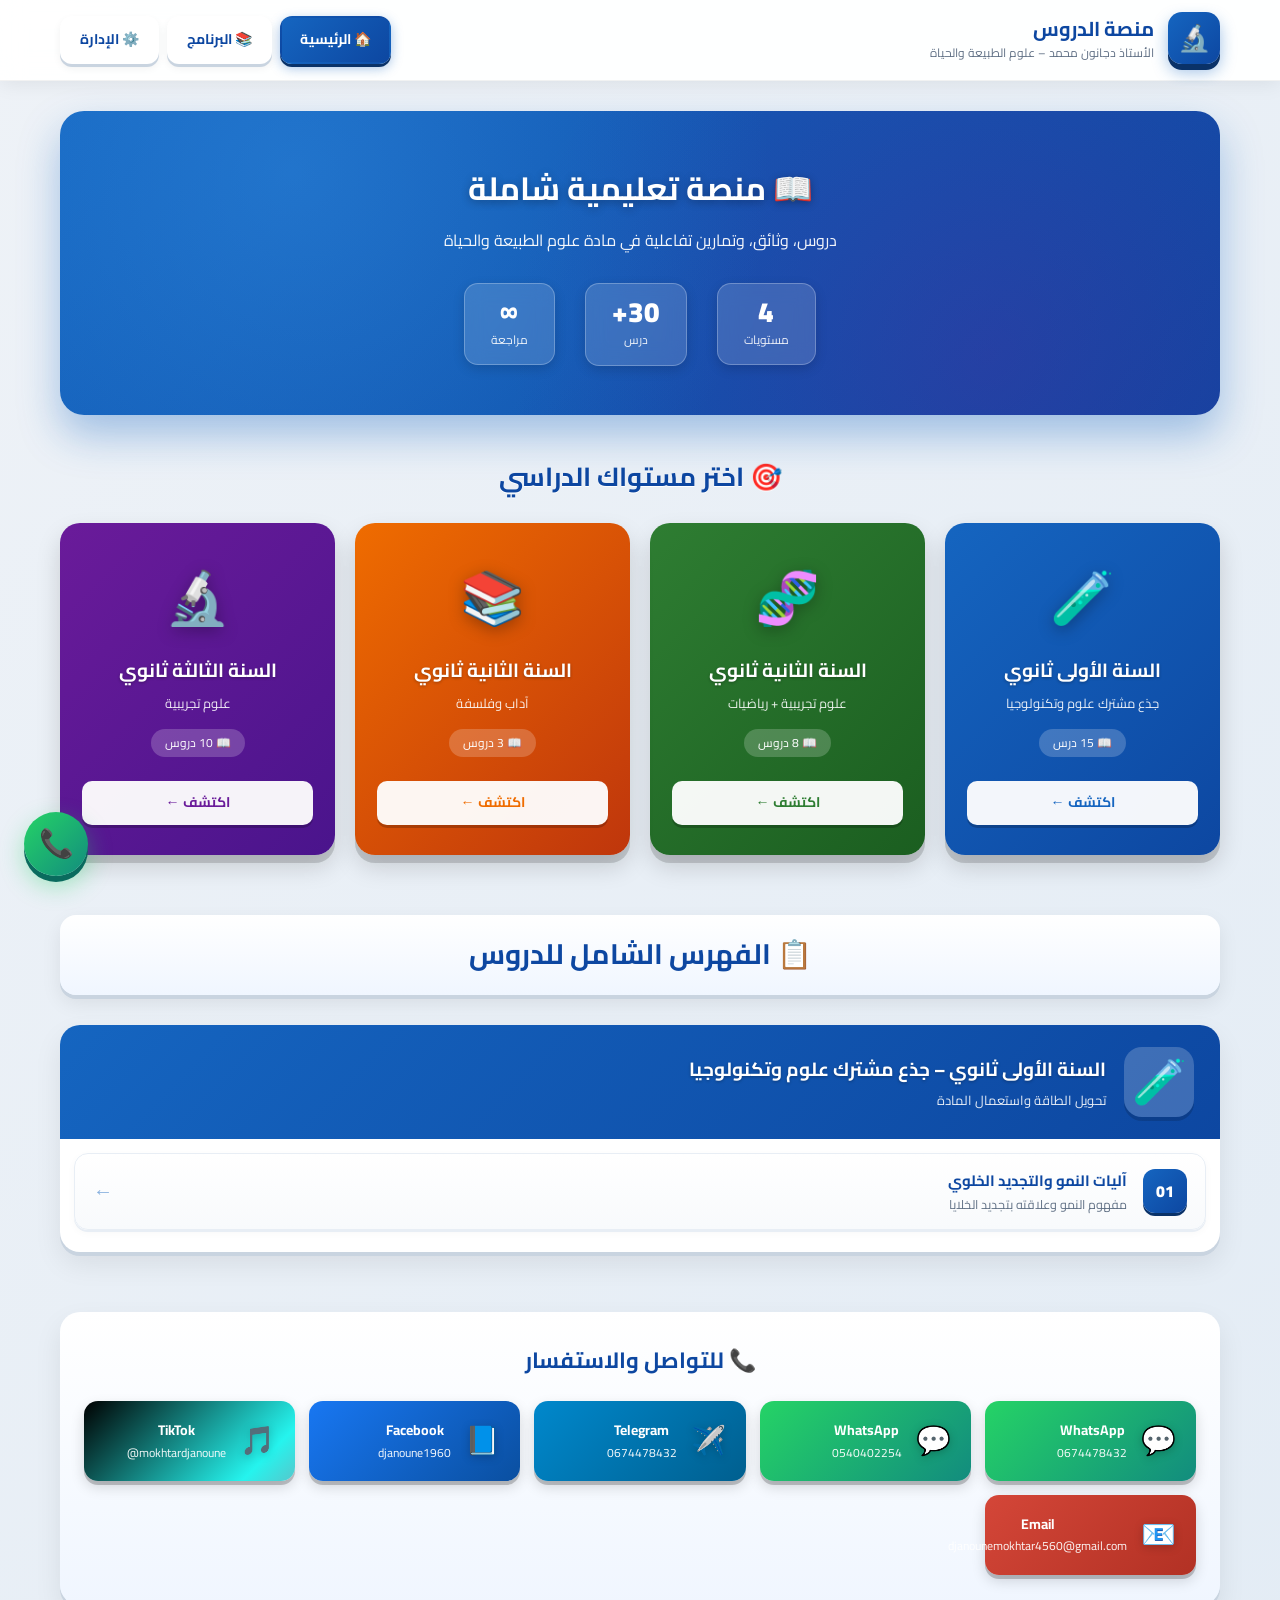
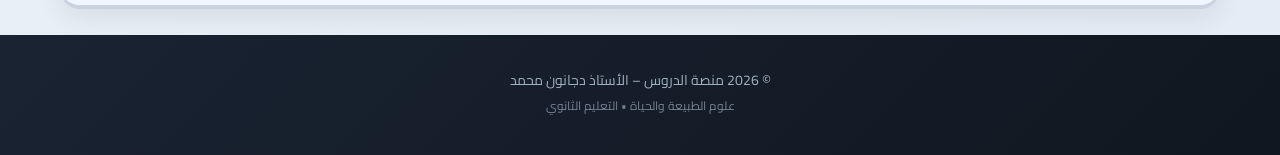
<file: index.html>
<!DOCTYPE html>
<html lang="ar" dir="rtl">
<head>
<meta charset="UTF-8">
<meta name="viewport" content="width=device-width, initial-scale=1">
<title>منصة الدروس – الأستاذ دجانون محمد</title>
<link href="https://fonts.googleapis.com/css2?family=Amiri:wght@400;700&family=Cairo:wght@400;600;700;900&display=swap" rel="stylesheet">
<link rel="stylesheet" href="assets/style.css">
</head>
<body>

<header class="site-header">
  <div class="container">
    <div class="brand">
      <div class="logo-3d">🔬</div>
      <div>
        <h1>منصة الدروس</h1>
        <p>الأستاذ دجانون محمد – علوم الطبيعة والحياة</p>
      </div>
    </div>
    <nav>
      <a href="index.html" class="btn-nav active">🏠 الرئيسية</a>
      <a href="#program" class="btn-nav">📚 البرنامج</a>
      <a href="admin.html" class="btn-nav">⚙️ الإدارة</a>
    </nav>
  </div>
</header>

<main class="container">

  <section class="hero-3d">
    <div class="hero-content">
      <h2>📖 منصة تعليمية شاملة</h2>
      <p>دروس، وثائق، وتمارين تفاعلية في مادة علوم الطبيعة والحياة</p>
      <div class="hero-stats">
        <div class="stat-item"><span class="stat-num">4</span><span class="stat-label">مستويات</span></div>
        <div class="stat-item"><span class="stat-num">30+</span><span class="stat-label">درس</span></div>
        <div class="stat-item"><span class="stat-num">∞</span><span class="stat-label">مراجعة</span></div>
      </div>
    </div>
  </section>

  <h2 class="section-heading">🎯 اختر مستواك الدراسي</h2>
  <div class="sections-grid">
    <a href="#level-1AS" class="section-card card-blue">
      <div class="card-glow"></div>
      <div class="section-icon">🧪</div>
      <h3>السنة الأولى ثانوي</h3>
      <p class="section-sub">جذع مشترك علوم وتكنولوجيا</p>
      <div class="section-info"><span>📖 15 درس</span></div>
      <div class="section-btn">اكتشف ←</div>
    </a>
    <a href="#level-2AS" class="section-card card-green">
      <div class="card-glow"></div>
      <div class="section-icon">🧬</div>
      <h3>السنة الثانية ثانوي</h3>
      <p class="section-sub">علوم تجريبية + رياضيات</p>
      <div class="section-info"><span>📖 8 دروس</span></div>
      <div class="section-btn">اكتشف ←</div>
    </a>
    <a href="#level-2AS-L" class="section-card card-orange">
      <div class="card-glow"></div>
      <div class="section-icon">📚</div>
      <h3>السنة الثانية ثانوي</h3>
      <p class="section-sub">آداب وفلسفة</p>
      <div class="section-info"><span>📖 3 دروس</span></div>
      <div class="section-btn">اكتشف ←</div>
    </a>
    <a href="#level-3AS" class="section-card card-purple">
      <div class="card-glow"></div>
      <div class="section-icon">🔬</div>
      <h3>السنة الثالثة ثانوي</h3>
      <p class="section-sub">علوم تجريبية</p>
      <div class="section-info"><span>📖 10 دروس</span></div>
      <div class="section-btn">اكتشف ←</div>
    </a>
  </div>

  <section id="program" class="program-section">
    <h2 class="section-heading-3d">📋 الفهرس الشامل للدروس</h2>
    <div id="dynamicIndex">
      <div style="text-align:center;padding:60px 20px;color:#607085">
        <p style="font-size:48px">⏳</p>
        <p>جارٍ تحميل الفهرس...</p>
      </div>
    </div>
  </section>

  <section class="contact-bar-3d">
    <h3>📞 للتواصل والاستفسار</h3>
    <div class="contact-buttons">
      <a href="https://wa.me/213674478432" target="_blank" class="contact-btn btn-wa">
        <span class="contact-icon">💬</span>
        <div><strong>WhatsApp</strong><small>0674478432</small></div>
      </a>
      <a href="https://wa.me/213540402254" target="_blank" class="contact-btn btn-wa">
        <span class="contact-icon">💬</span>
        <div><strong>WhatsApp</strong><small>0540402254</small></div>
      </a>
      <a href="https://t.me/+213674478432" target="_blank" class="contact-btn btn-tg">
        <span class="contact-icon">✈️</span>
        <div><strong>Telegram</strong><small>0674478432</small></div>
      </a>
      <a href="https://www.facebook.com/djanoune1960" target="_blank" class="contact-btn btn-fb">
        <span class="contact-icon">📘</span>
        <div><strong>Facebook</strong><small>djanoune1960</small></div>
      </a>
      <a href="https://www.tiktok.com/@mokhtardjanoune" target="_blank" class="contact-btn btn-tt">
        <span class="contact-icon">🎵</span>
        <div><strong>TikTok</strong><small>@mokhtardjanoune</small></div>
      </a>
      <a href="mailto:djanounemokhtar4560@gmail.com" class="contact-btn btn-email">
        <span class="contact-icon">📧</span>
        <div><strong>Email</strong><small>djanounemokhtar4560@gmail.com</small></div>
      </a>
    </div>
  </section>

</main>

<footer class="site-footer">
  <div class="container">
    <p>© <span id="year"></span> منصة الدروس – الأستاذ دجانون محمد</p>
    <p class="footer-sub">علوم الطبيعة والحياة • التعليم الثانوي</p>
  </div>
</footer>

<div class="contact-fab" onclick="document.getElementById('contactMenu').classList.toggle('show')">📞</div>
<div class="contact-menu" id="contactMenu">
  <a href="https://wa.me/213674478432" target="_blank" class="fab-wa">💬</a>
  <a href="https://wa.me/213540402254" target="_blank" class="fab-wa">💬</a>
  <a href="https://t.me/+213674478432" target="_blank" class="fab-tg">✈️</a>
  <a href="https://www.facebook.com/djanoune1960" target="_blank" class="fab-fb">📘</a>
  <a href="mailto:djanounemokhtar4560@gmail.com" class="fab-email">📧</a>
</div>

<script src="assets/app.js"></script>
<script>
  document.getElementById('year').textContent = new Date().getFullYear();
</script>
</body>
</html>
</file>
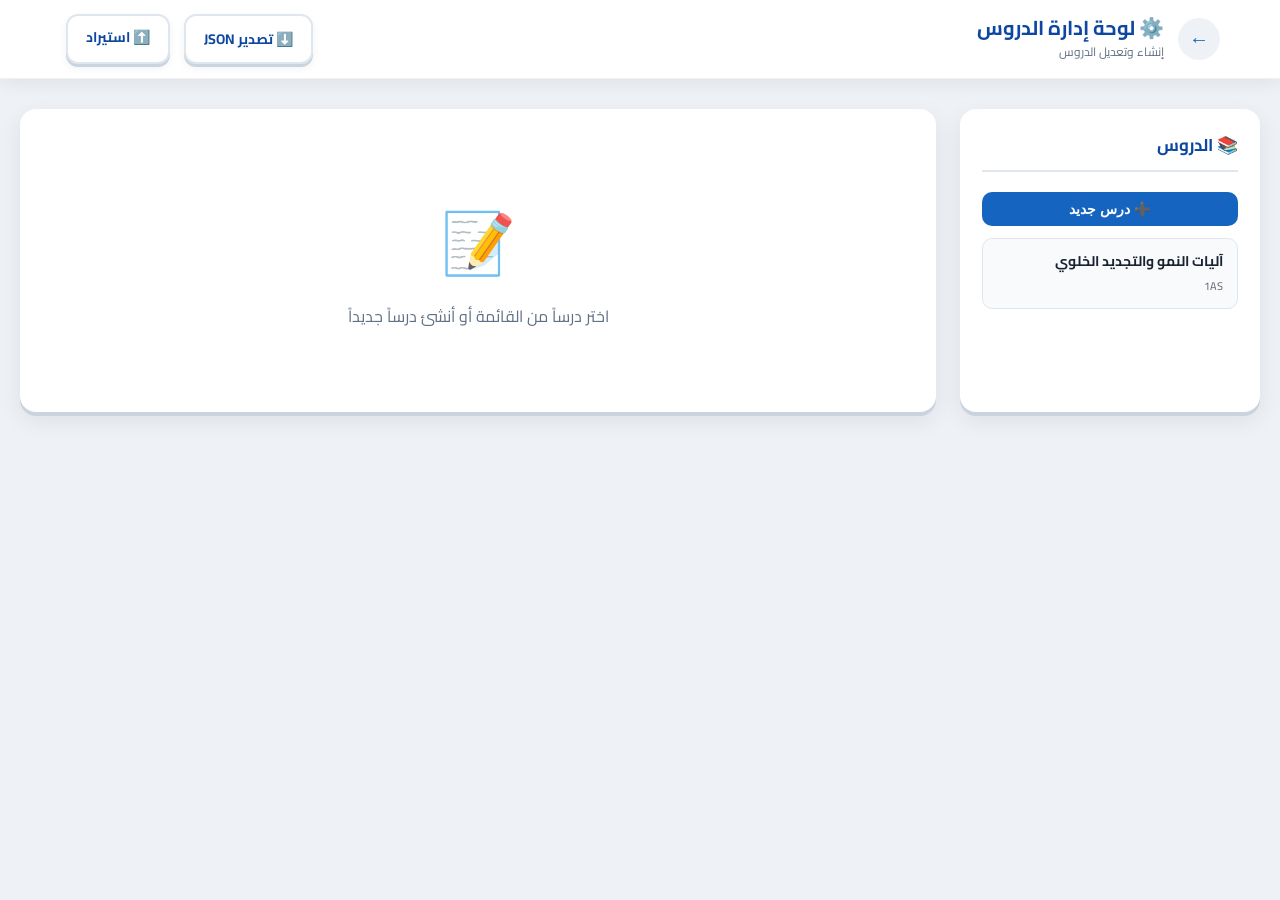
<file: admin.html>
<!DOCTYPE html>
<html lang="ar" dir="rtl">
<head>
<meta charset="UTF-8">
<meta name="viewport" content="width=device-width, initial-scale=1">
<title>⚙️ لوحة إدارة الدروس</title>
<link href="https://fonts.googleapis.com/css2?family=Amiri:wght@400;700&family=Cairo:wght@400;600;700;900&display=swap" rel="stylesheet">
<link rel="stylesheet" href="assets/style.css">
<style>
.admin-container{max-width:1300px;margin:30px auto;padding:0 20px}
.admin-grid{display:grid;grid-template-columns:300px 1fr;gap:24px}
.admin-panel{background:#fff;border-radius:16px;padding:22px;box-shadow:0 4px 0 #c9d4e0,0 8px 24px rgba(0,0,0,0.08)}
.admin-panel h3{color:#0D47A1;margin:0 0 14px;font-size:17px;padding-bottom:10px;border-bottom:2px solid #e0e6ed}
.lesson-list{list-style:none;max-height:600px;overflow-y:auto;padding:0;margin:0}
.lesson-list li{padding:11px 14px;border-radius:10px;cursor:pointer;margin-bottom:6px;font-size:14px;background:#f8fafc;border:1px solid #e0e6ed}
.lesson-list li:hover{background:#eef6ff}
.lesson-list li.active{background:linear-gradient(135deg,#1565C0,#0D47A1);color:#fff}
.form-row{display:flex;flex-direction:column;gap:6px;margin-bottom:14px}
.form-row label{font-weight:700;font-size:13.5px;color:#0D47A1}
.form-row input,.form-row select,.form-row textarea{padding:11px 14px;border:2px solid #e0e6ed;border-radius:10px;font-family:inherit;font-size:14px;width:100%;box-sizing:border-box;direction:rtl;text-align:right}
.form-row textarea{resize:vertical;min-height:100px}
.form-2col{display:grid;grid-template-columns:1fr 1fr;gap:14px}
.media-item,.quiz-item{border:1.5px solid #e0e6ed;border-radius:12px;padding:14px;margin-bottom:10px;background:#f8fafc}
.media-item input,.media-item select,.quiz-item input,.quiz-item select,.quiz-item textarea{width:100%;padding:8px 10px;border:1px solid #e0e6ed;border-radius:8px;margin-bottom:8px;font-family:inherit;font-size:13.5px;box-sizing:border-box;direction:rtl;text-align:right}
.btn-remove{background:#C62828;color:#fff;border:none;padding:5px 12px;border-radius:8px;font-size:12px;cursor:pointer;font-weight:700}
.btn-mini{background:#1565C0;color:#fff;border:none;padding:9px 18px;border-radius:10px;font-size:13.5px;cursor:pointer;font-weight:700;margin-top:6px}
.btn-save{background:#2E7D32;color:#fff;border:none;padding:12px 24px;border-radius:10px;font-size:15px;cursor:pointer;font-weight:700;flex:1}
.empty-state{text-align:center;padding:60px 20px;color:#607085}
.btn-nav{background:#fff;color:#0D47A1;padding:10px 18px;border-radius:12px;font-weight:700;font-size:14px;border:2px solid #e0e6ed;cursor:pointer;margin-left:6px}
@media(max-width:900px){.admin-grid{grid-template-columns:1fr}.form-2col{grid-template-columns:1fr}}
</style>
</head>
<body style="background:#eef2f7;direction:rtl">

<header class="site-header">
  <div class="container">
    <div class="brand">
      <a href="index.html" class="back-btn">←</a>
      <div>
        <h1>⚙️ لوحة إدارة الدروس</h1>
        <p>إنشاء وتعديل الدروس</p>
      </div>
    </div>
    <nav>
      <button class="btn-nav" onclick="exportLessons()">⬇️ تصدير JSON</button>
      <label class="btn-nav" style="cursor:pointer">
        ⬆️ استيراد
        <input type="file" id="importFile" accept=".json" style="display:none">
      </label>
    </nav>
  </div>
</header>

<div class="admin-container">
  <div class="admin-grid">
    <aside class="admin-panel">
      <h3>📚 الدروس</h3>
      <button class="btn-mini" style="width:100%;margin-bottom:12px" onclick="newLesson()">➕ درس جديد</button>
      <ul id="lessonList" class="lesson-list"></ul>
    </aside>

    <section class="admin-panel">
      <div id="editorEmpty" class="empty-state">
        <p style="font-size:60px;margin-bottom:10px">📝</p>
        <p>اختر درساً من القائمة أو أنشئ درساً جديداً</p>
      </div>

      <form id="lessonForm" style="display:none" onsubmit="saveLesson(event)">
        <h3>📋 معلومات أساسية</h3>
        <div class="form-2col">
          <div class="form-row">
            <label>عنوان الدرس *</label>
            <input type="text" id="f-title" required placeholder="مثال: آليات النمو والتجديد الخلوي">
          </div>
          <div class="form-row">
            <label>المستوى *</label>
            <select id="f-level" required>
              <option value="1AS">1AS – جذع مشترك علوم وتكنولوجيا</option>
              <option value="2AS">2AS – علوم تجريبية + رياضيات</option>
              <option value="2AS-L">2AS – آداب وفلسفة</option>
              <option value="3AS">3AS – علوم تجريبية</option>
            </select>
          </div>
        </div>

        <div class="form-2col">
          <div class="form-row">
            <label>المجال التعليمي</label>
            <input type="text" id="f-domain" placeholder="مثال: تحويل الطاقة واستعمال المادة">
          </div>
          <div class="form-row">
            <label>رقم الدرس</label>
            <input type="number" id="f-order" min="1" max="99" value="1">
          </div>
        </div>

        <div class="form-row">
          <label>وصف قصير</label>
          <input type="text" id="f-desc">
        </div>

        <h3 style="margin-top:20px">📘 المعارف (HTML مدعوم)</h3>
        <div class="form-row">
          <textarea id="f-knowledge" rows="12" placeholder="<h3>عنوان</h3><p>نص...</p>"></textarea>
        </div>

        <h3 style="margin-top:20px">🎬 الوثائق</h3>
        <div id="mediaList"></div>
        <button type="button" class="btn-mini" onclick="addMediaItem()">➕ إضافة وثيقة</button>

        <h3 style="margin-top:20px">📝 أسئلة التقويم</h3>
        <div id="quizList"></div>
        <button type="button" class="btn-mini" onclick="addQuizQuestion()">➕ إضافة سؤال</button>

        <div style="display:flex;gap:12px;margin-top:26px;padding-top:20px;border-top:2px solid #e0e6ed">
          <button type="submit" class="btn-save">💾 حفظ الدرس</button>
          <button type="button" class="btn-remove" style="padding:12px 20px" onclick="deleteCurrentLesson()">🗑️ حذف</button>
        </div>
      </form>
    </section>
  </div>
</div>

<script src="assets/app.js"></script>
<script>initAdmin();</script>
</body>
</html>
</file>
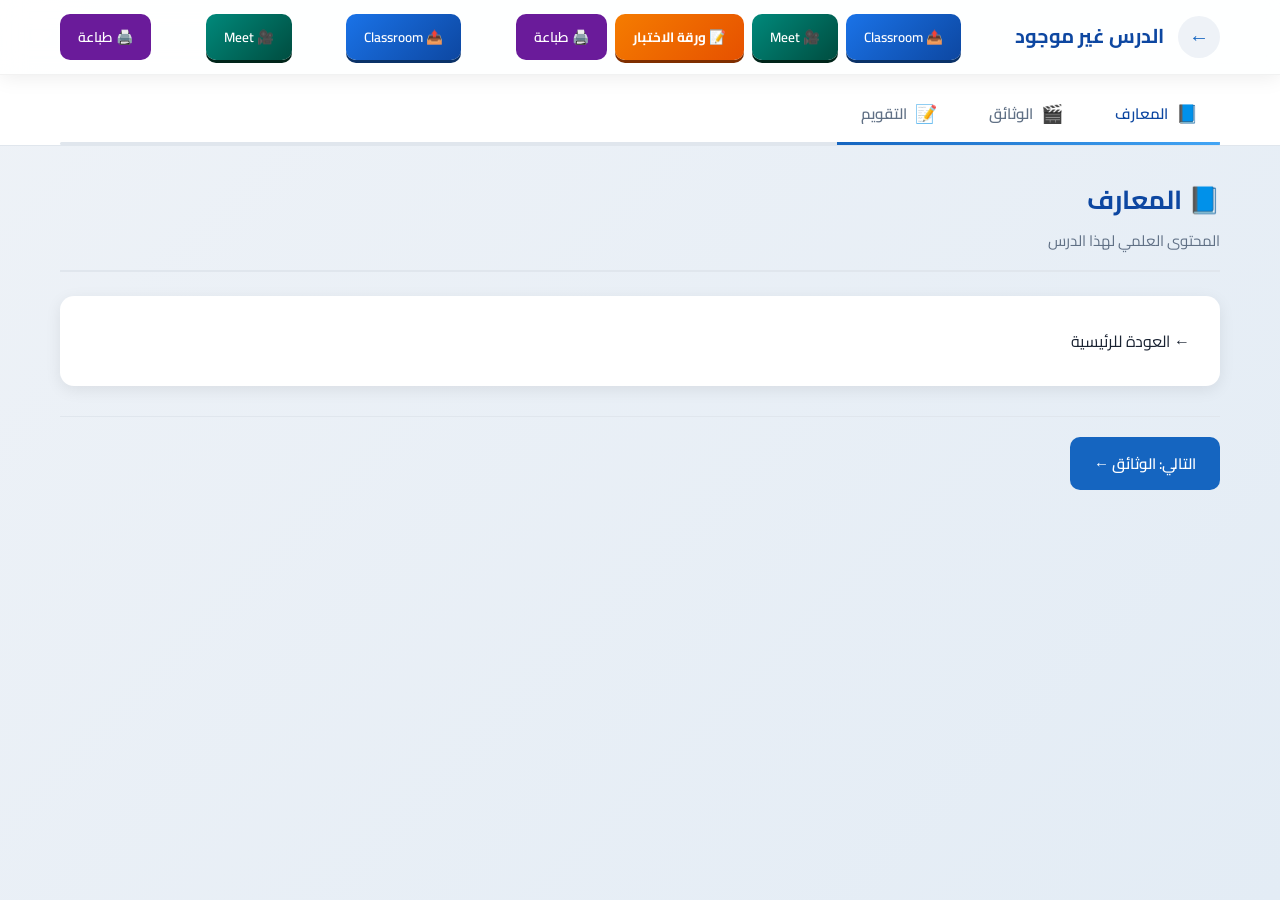
<file: lesson.html>
<!DOCTYPE html>
<html lang="ar" dir="rtl">
<head>
<meta charset="UTF-8">
<meta name="viewport" content="width=device-width, initial-scale=1">
<title>درس – منصة الدروس</title>
<link href="https://fonts.googleapis.com/css2?family=Amiri:wght@400;700&family=Cairo:wght@400;600;700&display=swap" rel="stylesheet">
<link rel="stylesheet" href="assets/style.css">
</head>
<body class="lesson-page">

<header class="site-header">
  <div class="container">
    <div class="brand">
      <a href="index.html" class="back-btn">←</a>
      <div>
        <h1 id="lessonTitle">جارٍ التحميل...</h1>
        <p id="lessonSubtitle"></p>
      </div>
    </div>
       <nav style="display:flex;gap:8px;flex-wrap:wrap">
      <button onclick="shareToClassroom()" class="btn-classroom">📤 Classroom</button>
      <button onclick="openGoogleMeet()" class="btn-meet">🎥 Meet</button>
      <button onclick="openWorksheet()" class="btn-worksheet">📝 ورقة الاختبار</button>
      <button onclick="window.print()" class="btn-print">🖨️ طباعة</button>
    </nav>   <button onclick="shareToClassroom()" class="btn-classroom">📤 Classroom</button>
      <button onclick="openGoogleMeet()" class="btn-meet">🎥 Meet</button>
      <button onclick="window.print()" class="btn-print">🖨️ طباعة</button>
    </nav>
  </div>
</header>

<nav class="page-tabs">
  <div class="container">
    <button class="tab-btn active" data-page="knowledge">
      <span class="tab-icon">📘</span><span class="tab-label">المعارف</span>
    </button>
    <button class="tab-btn" data-page="documents">
      <span class="tab-icon">🎬</span><span class="tab-label">الوثائق</span>
    </button>
    <button class="tab-btn" data-page="assessment">
      <span class="tab-icon">📝</span><span class="tab-label">التقويم</span>
    </button>
    <div class="progress-bar"><div class="progress-fill" id="progressFill"></div></div>
  </div>
</nav>

<main class="container lesson-main">

  <section class="page active" id="page-knowledge">
    <div class="page-header">
      <h2>📘 المعارف</h2>
      <p>المحتوى العلمي لهذا الدرس</p>
    </div>
    <article class="knowledge-content" id="knowledgeContent"></article>
    <div class="page-nav">
      <button class="btn-primary" onclick="goToPage('documents')">التالي: الوثائق ←</button>
    </div>
  </section>

  <section class="page" id="page-documents">
    <div class="page-header">
      <h2>🎬 الوثائق</h2>
      <p>صور، فيديوهات، ومستندات مساندة</p>
    </div>
    <div class="media-gallery" id="mediaGallery"></div>
    <div class="page-nav">
      <button class="btn-secondary" onclick="goToPage('knowledge')">→ السابق: المعارف</button>
      <button class="btn-primary" onclick="goToPage('assessment')">التالي: التقويم ←</button>
    </div>
  </section>

  <section class="page" id="page-assessment">
    <div class="page-header">
      <h2>📝 التقويم</h2>
      <p>أجب عن الأسئلة ثم أرسل إجاباتك</p>
    </div>
    <div id="quizContainer" class="quiz-container"></div>
    <div class="page-nav">
      <button class="btn-secondary" onclick="goToPage('documents')">→ السابق: الوثائق</button>
      <button class="btn-success" id="submitQuizBtn" onclick="submitQuiz()">✅ إرسال الإجابات</button>
    </div>
  </section>

</main>

<div class="lightbox" id="lightbox" onclick="closeLightbox()">
  <button class="lightbox-close" onclick="closeLightbox(event)">✕</button>
  <div class="lightbox-content" id="lightboxContent"></div>
</div>

<script src="assets/app.js"></script>
<script>initLesson();</script>
</body>
</html>
</file>
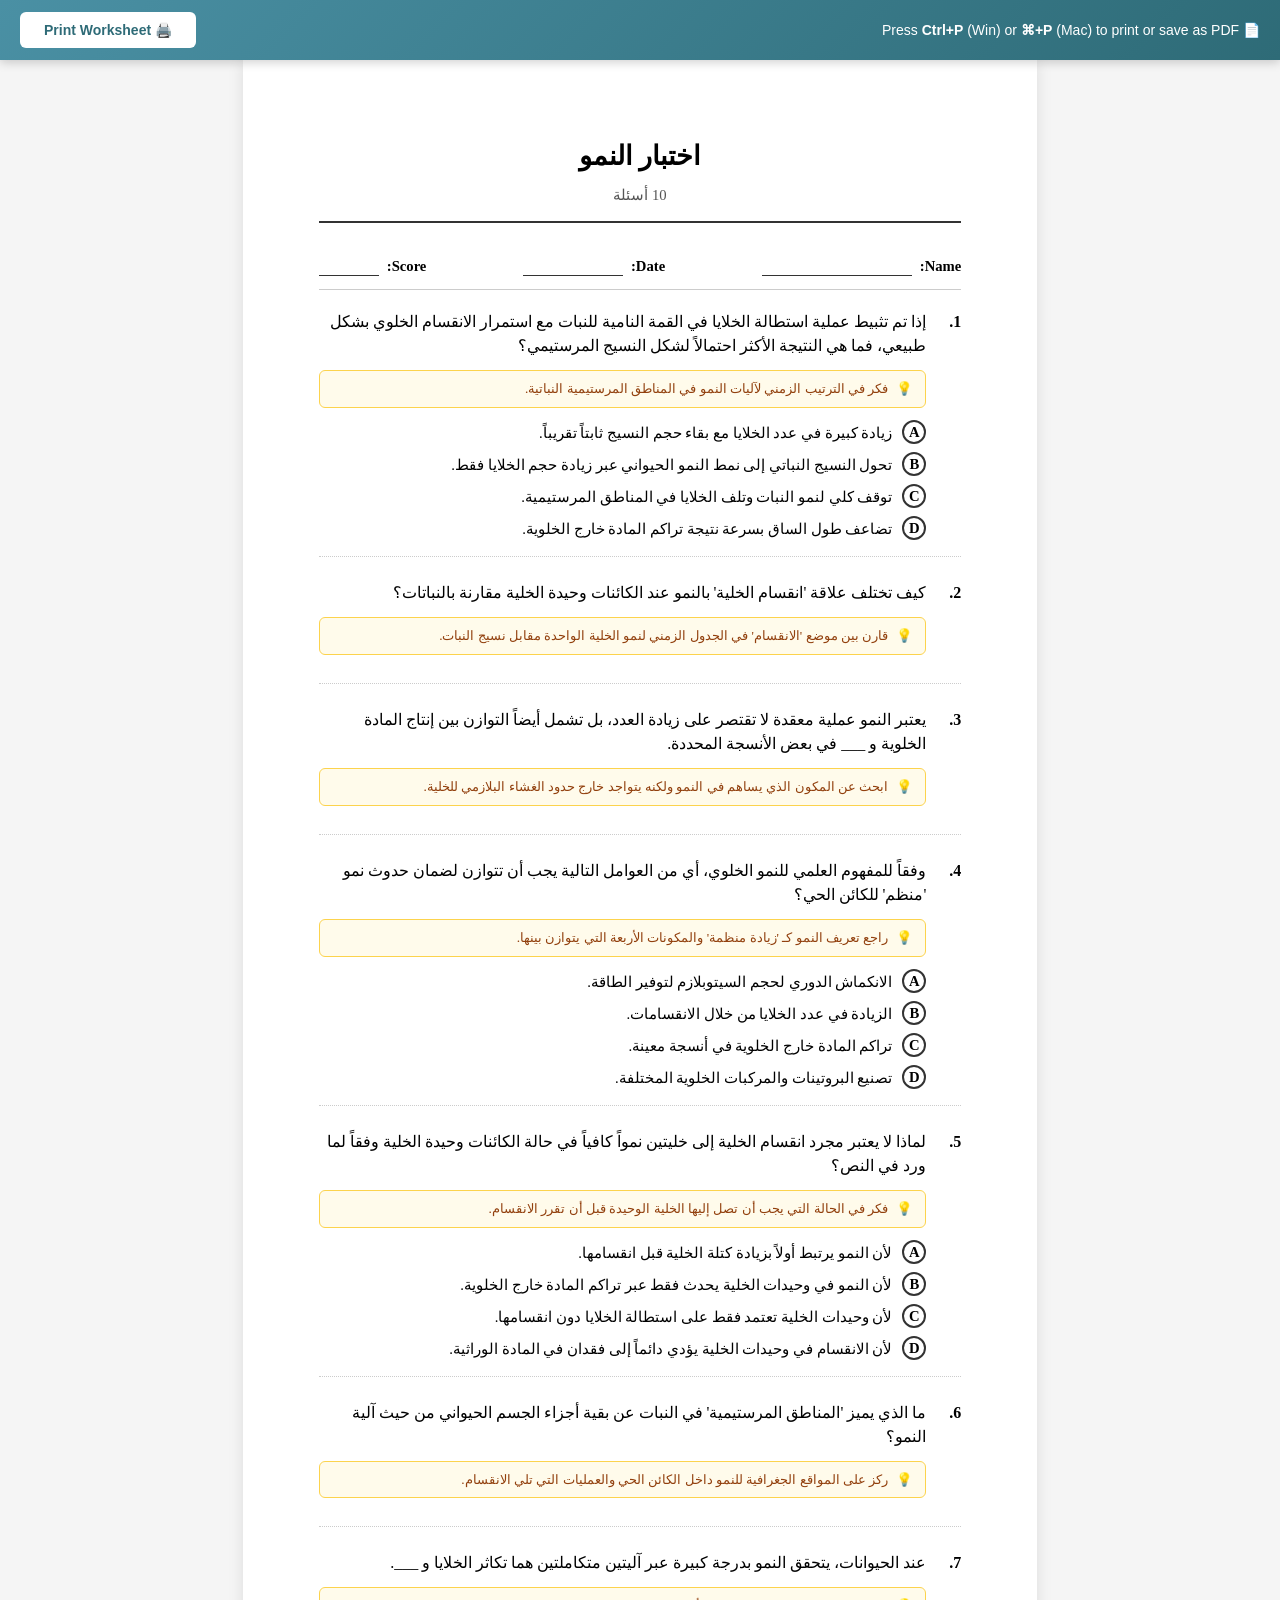
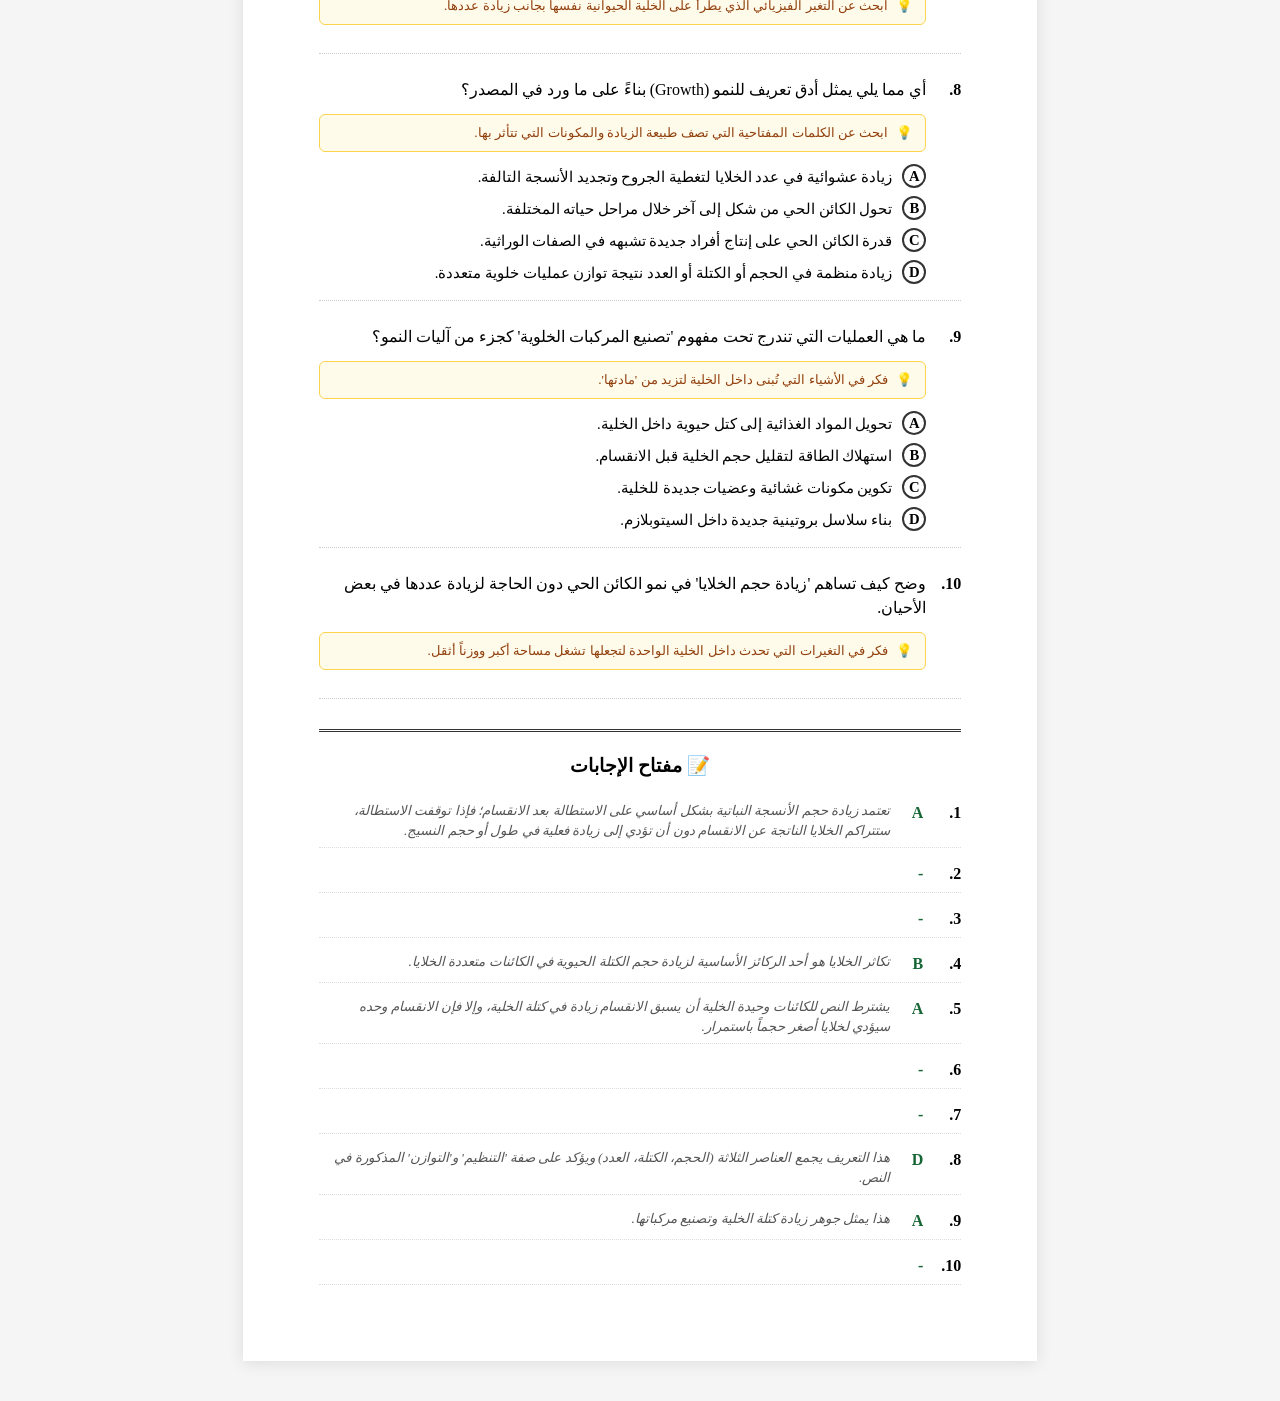
<file: assets/worksheets/lesson1-worksheet.html>
<!DOCTYPE html>
<html lang="ar" dir="rtl">
<head>
<meta charset="UTF-8">
<title>اختبار النمو - Worksheet</title>
<style>
@page { 
  size: A4; 
  margin: 15mm 15mm 20mm 15mm;
}
@media print {
  .no-print { display: none !important; }
  body { padding: 0; margin: 0; background: #fff; }
  .worksheet { box-shadow: none; margin: 0; max-width: none; padding: 0; }
  .question { page-break-inside: avoid; }
  .answer-key { page-break-before: always; }
}
* { box-sizing: border-box; margin: 0; padding: 0; }
body { 
  font-family: "Times New Roman", Times, serif;
  font-size: 12pt; 
  line-height: 1.5; 
  color: #000; 
  background: #f5f5f5;
}
.toolbar { 
  position: fixed; top: 0; left: 0; right: 0; 
  background: linear-gradient(135deg, #4A90A4, #2E6B77); 
  color: #fff; padding: 12px 20px; 
  display: flex; justify-content: space-between; align-items: center; 
  z-index: 999; box-shadow: 0 2px 10px rgba(0,0,0,0.2); 
}
.toolbar-text { font-size: 14px; font-family: -apple-system, sans-serif; }
.print-btn { 
  background: #fff; color: #2E6B77; border: none; 
  padding: 10px 24px; border-radius: 6px; 
  font-size: 14px; font-weight: 600; cursor: pointer; 
  font-family: -apple-system, sans-serif;
}
.print-btn:hover { transform: scale(1.03); box-shadow: 0 4px 12px rgba(0,0,0,0.15); }
.worksheet {
  max-width: 210mm;
  margin: 60px auto 40px;
  padding: 20mm;
  background: #fff;
  box-shadow: 0 2px 15px rgba(0,0,0,0.1);
}
.header {
  text-align: center;
  margin-bottom: 20px;
  padding-bottom: 15px;
  border-bottom: 2px solid #333;
}
.header h1 { 
  font-size: 20pt; 
  font-weight: bold; 
  margin-bottom: 8px;
}
.header .meta { 
  font-size: 11pt; 
  color: #555; 
}
.student-info {
  display: flex;
  justify-content: space-between;
  margin-bottom: 20px;
  padding: 12px 0;
  border-bottom: 1px solid #ccc;
}
.info-field {
  display: flex;
  align-items: center;
  gap: 8px;
}
.info-field label {
  font-weight: bold;
  font-size: 11pt;
}
.info-field .line {
  border-bottom: 1px solid #333;
  width: 150px;
  height: 20px;
}
.question {
  margin-bottom: 24px;
  padding-bottom: 16px;
  border-bottom: 1px dotted #ccc;
}
.question:last-of-type {
  border-bottom: none;
}
.question-header {
  display: flex;
  gap: 10px;
  margin-bottom: 12px;
}
.question-number {
  font-weight: bold;
  font-size: 12pt;
  min-width: 25px;
}
.question-number::after {
  content: '.';
}
.question-text {
  font-size: 12pt;
  flex: 1;
}
.hint {
  background: #fffbeb;
  border: 1px solid #fcd34d;
  border-radius: 6px;
  padding: 8px 12px;
  margin: 8px 0 12px 35px;
  font-size: 10pt;
  color: #92400e;
  display: flex;
  gap: 8px;
  align-items: flex-start;
}
[dir="rtl"] .hint { margin-left: 0; margin-right: 35px; }
.hint-icon { flex-shrink: 0; }
.hint-text { flex: 1; }
.options-grid {
  margin-left: 35px;
  display: flex;
  flex-direction: column;
  gap: 8px;
}
[dir="rtl"] .options-grid { margin-left: 0; margin-right: 35px; }
.option {
  display: flex;
  align-items: flex-start;
  gap: 10px;
}
.option-bubble {
  width: 24px;
  height: 24px;
  border: 2px solid #333;
  border-radius: 50%;
  display: flex;
  align-items: center;
  justify-content: center;
  font-weight: bold;
  font-size: 11pt;
  flex-shrink: 0;
}
.option-text {
  padding-top: 2px;
  font-size: 11pt;
}
.answer-key {
  margin-top: 30px;
  padding-top: 20px;
  border-top: 3px double #333;
}
.answer-key-title {
  font-size: 14pt;
  font-weight: bold;
  margin-bottom: 15px;
  text-align: center;
}
.answers-grid {
  display: flex;
  flex-direction: column;
  gap: 8px;
}
.answer-item {
  display: flex;
  align-items: flex-start;
  gap: 8px;
  padding: 6px 0;
  border-bottom: 1px dotted #ddd;
}
.answer-num {
  font-weight: bold;
  min-width: 30px;
}
.answer-letter {
  font-weight: bold;
  color: #166534;
  min-width: 25px;
}
.answer-rationale {
  color: #555;
  font-size: 10pt;
  font-style: italic;
  flex: 1;
}
</style>
</head>
<body>
<div class="toolbar no-print">
  <span class="toolbar-text">📄 Press <b>Ctrl+P</b> (Win) or <b>⌘+P</b> (Mac) to print or save as PDF</span>
  <button class="print-btn" onclick="window.print()">🖨️ Print Worksheet</button>
</div>
<div class="worksheet">
  <div class="header">
    <h1>اختبار النمو</h1>
    <div class="meta">10 أسئلة</div>
  </div>
  <div class="student-info">
    <div class="info-field">
      <label>Name:</label>
      <div class="line"></div>
    </div>
    <div class="info-field">
      <label>Date:</label>
      <div class="line" style="width: 100px;"></div>
    </div>
    <div class="info-field">
      <label>Score:</label>
      <div class="line" style="width: 60px;"></div>
    </div>
  </div>
  
        <div class="question">
          <div class="question-header">
            <span class="question-number">1</span>
            <span class="question-text">إذا تم تثبيط عملية استطالة الخلايا في القمة النامية للنبات مع استمرار الانقسام الخلوي بشكل طبيعي، فما هي النتيجة الأكثر احتمالاً لشكل النسيج المرستيمي؟</span>
          </div>
          
        <div class="hint">
          <span class="hint-icon">💡</span>
          <span class="hint-text">فكر في الترتيب الزمني لآليات النمو في المناطق المرستيمية النباتية.</span>
        </div>
      
          <div class="options-grid">
        <div class="option">
          <span class="option-bubble">A</span>
          <span class="option-text">زيادة كبيرة في عدد الخلايا مع بقاء حجم النسيج ثابتاً تقريباً.</span>
        </div>
      
        <div class="option">
          <span class="option-bubble">B</span>
          <span class="option-text">تحول النسيج النباتي إلى نمط النمو الحيواني عبر زيادة حجم الخلايا فقط.</span>
        </div>
      
        <div class="option">
          <span class="option-bubble">C</span>
          <span class="option-text">توقف كلي لنمو النبات وتلف الخلايا في المناطق المرستيمية.</span>
        </div>
      
        <div class="option">
          <span class="option-bubble">D</span>
          <span class="option-text">تضاعف طول الساق بسرعة نتيجة تراكم المادة خارج الخلوية.</span>
        </div>
      </div>
        </div>
      
        <div class="question">
          <div class="question-header">
            <span class="question-number">2</span>
            <span class="question-text">كيف تختلف علاقة 'انقسام الخلية' بالنمو عند الكائنات وحيدة الخلية مقارنة بالنباتات؟</span>
          </div>
          
        <div class="hint">
          <span class="hint-icon">💡</span>
          <span class="hint-text">قارن بين موضع 'الانقسام' في الجدول الزمني لنمو الخلية الواحدة مقابل نسيج النبات.</span>
        </div>
      
          <div class="options-grid"></div>
        </div>
      
        <div class="question">
          <div class="question-header">
            <span class="question-number">3</span>
            <span class="question-text">يعتبر النمو عملية معقدة لا تقتصر على زيادة العدد، بل تشمل أيضاً التوازن بين إنتاج المادة الخلوية و ___ في بعض الأنسجة المحددة.</span>
          </div>
          
        <div class="hint">
          <span class="hint-icon">💡</span>
          <span class="hint-text">ابحث عن المكون الذي يساهم في النمو ولكنه يتواجد خارج حدود الغشاء البلازمي للخلية.</span>
        </div>
      
          <div class="options-grid"></div>
        </div>
      
        <div class="question">
          <div class="question-header">
            <span class="question-number">4</span>
            <span class="question-text">وفقاً للمفهوم العلمي للنمو الخلوي، أي من العوامل التالية يجب أن تتوازن لضمان حدوث نمو 'منظم' للكائن الحي؟</span>
          </div>
          
        <div class="hint">
          <span class="hint-icon">💡</span>
          <span class="hint-text">راجع تعريف النمو كـ 'زيادة منظمة' والمكونات الأربعة التي يتوازن بينها.</span>
        </div>
      
          <div class="options-grid">
        <div class="option">
          <span class="option-bubble">A</span>
          <span class="option-text">الانكماش الدوري لحجم السيتوبلازم لتوفير الطاقة.</span>
        </div>
      
        <div class="option">
          <span class="option-bubble">B</span>
          <span class="option-text">الزيادة في عدد الخلايا من خلال الانقسامات.</span>
        </div>
      
        <div class="option">
          <span class="option-bubble">C</span>
          <span class="option-text">تراكم المادة خارج الخلوية في أنسجة معينة.</span>
        </div>
      
        <div class="option">
          <span class="option-bubble">D</span>
          <span class="option-text">تصنيع البروتينات والمركبات الخلوية المختلفة.</span>
        </div>
      </div>
        </div>
      
        <div class="question">
          <div class="question-header">
            <span class="question-number">5</span>
            <span class="question-text">لماذا لا يعتبر مجرد انقسام الخلية إلى خليتين نمواً كافياً في حالة الكائنات وحيدة الخلية وفقاً لما ورد في النص؟</span>
          </div>
          
        <div class="hint">
          <span class="hint-icon">💡</span>
          <span class="hint-text">فكر في الحالة التي يجب أن تصل إليها الخلية الوحيدة قبل أن تقرر الانقسام.</span>
        </div>
      
          <div class="options-grid">
        <div class="option">
          <span class="option-bubble">A</span>
          <span class="option-text">لأن النمو يرتبط أولاً بزيادة كتلة الخلية قبل انقسامها.</span>
        </div>
      
        <div class="option">
          <span class="option-bubble">B</span>
          <span class="option-text">لأن النمو في وحيدات الخلية يحدث فقط عبر تراكم المادة خارج الخلوية.</span>
        </div>
      
        <div class="option">
          <span class="option-bubble">C</span>
          <span class="option-text">لأن وحيدات الخلية تعتمد فقط على استطالة الخلايا دون انقسامها.</span>
        </div>
      
        <div class="option">
          <span class="option-bubble">D</span>
          <span class="option-text">لأن الانقسام في وحيدات الخلية يؤدي دائماً إلى فقدان في المادة الوراثية.</span>
        </div>
      </div>
        </div>
      
        <div class="question">
          <div class="question-header">
            <span class="question-number">6</span>
            <span class="question-text">ما الذي يميز 'المناطق المرستيمية' في النبات عن بقية أجزاء الجسم الحيواني من حيث آلية النمو؟</span>
          </div>
          
        <div class="hint">
          <span class="hint-icon">💡</span>
          <span class="hint-text">ركز على المواقع الجغرافية للنمو داخل الكائن الحي والعمليات التي تلي الانقسام.</span>
        </div>
      
          <div class="options-grid"></div>
        </div>
      
        <div class="question">
          <div class="question-header">
            <span class="question-number">7</span>
            <span class="question-text">عند الحيوانات، يتحقق النمو بدرجة كبيرة عبر آليتين متكاملتين هما تكاثر الخلايا و ___.</span>
          </div>
          
        <div class="hint">
          <span class="hint-icon">💡</span>
          <span class="hint-text">ابحث عن التغير الفيزيائي الذي يطرأ على الخلية الحيوانية نفسها بجانب زيادة عددها.</span>
        </div>
      
          <div class="options-grid"></div>
        </div>
      
        <div class="question">
          <div class="question-header">
            <span class="question-number">8</span>
            <span class="question-text">أي مما يلي يمثل أدق تعريف للنمو (Growth) بناءً على ما ورد في المصدر؟</span>
          </div>
          
        <div class="hint">
          <span class="hint-icon">💡</span>
          <span class="hint-text">ابحث عن الكلمات المفتاحية التي تصف طبيعة الزيادة والمكونات التي تتأثر بها.</span>
        </div>
      
          <div class="options-grid">
        <div class="option">
          <span class="option-bubble">A</span>
          <span class="option-text">زيادة عشوائية في عدد الخلايا لتغطية الجروح وتجديد الأنسجة التالفة.</span>
        </div>
      
        <div class="option">
          <span class="option-bubble">B</span>
          <span class="option-text">تحول الكائن الحي من شكل إلى آخر خلال مراحل حياته المختلفة.</span>
        </div>
      
        <div class="option">
          <span class="option-bubble">C</span>
          <span class="option-text">قدرة الكائن الحي على إنتاج أفراد جديدة تشبهه في الصفات الوراثية.</span>
        </div>
      
        <div class="option">
          <span class="option-bubble">D</span>
          <span class="option-text">زيادة منظمة في الحجم أو الكتلة أو العدد نتيجة توازن عمليات خلوية متعددة.</span>
        </div>
      </div>
        </div>
      
        <div class="question">
          <div class="question-header">
            <span class="question-number">9</span>
            <span class="question-text">ما هي العمليات التي تندرج تحت مفهوم 'تصنيع المركبات الخلوية' كجزء من آليات النمو؟</span>
          </div>
          
        <div class="hint">
          <span class="hint-icon">💡</span>
          <span class="hint-text">فكر في الأشياء التي تُبنى داخل الخلية لتزيد من 'مادتها'.</span>
        </div>
      
          <div class="options-grid">
        <div class="option">
          <span class="option-bubble">A</span>
          <span class="option-text">تحويل المواد الغذائية إلى كتل حيوية داخل الخلية.</span>
        </div>
      
        <div class="option">
          <span class="option-bubble">B</span>
          <span class="option-text">استهلاك الطاقة لتقليل حجم الخلية قبل الانقسام.</span>
        </div>
      
        <div class="option">
          <span class="option-bubble">C</span>
          <span class="option-text">تكوين مكونات غشائية وعضيات جديدة للخلية.</span>
        </div>
      
        <div class="option">
          <span class="option-bubble">D</span>
          <span class="option-text">بناء سلاسل بروتينية جديدة داخل السيتوبلازم.</span>
        </div>
      </div>
        </div>
      
        <div class="question">
          <div class="question-header">
            <span class="question-number">10</span>
            <span class="question-text">وضح كيف تساهم 'زيادة حجم الخلايا' في نمو الكائن الحي دون الحاجة لزيادة عددها في بعض الأحيان.</span>
          </div>
          
        <div class="hint">
          <span class="hint-icon">💡</span>
          <span class="hint-text">فكر في التغيرات التي تحدث داخل الخلية الواحدة لتجعلها تشغل مساحة أكبر ووزناً أثقل.</span>
        </div>
      
          <div class="options-grid"></div>
        </div>
      
  
        <div class="answer-key">
          <h2 class="answer-key-title">📝 مفتاح الإجابات</h2>
          <div class="answers-grid">
          <div class="answer-item">
            <span class="answer-num">1.</span><span class="answer-letter">A</span>
            <span class="answer-rationale">تعتمد زيادة حجم الأنسجة النباتية بشكل أساسي على الاستطالة بعد الانقسام؛ فإذا توقفت الاستطالة، ستتراكم الخلايا الناتجة عن الانقسام دون أن تؤدي إلى زيادة فعلية في طول أو حجم النسيج.</span>
          </div>
        
          <div class="answer-item">
            <span class="answer-num">2.</span><span class="answer-letter">-</span>
            
          </div>
        
          <div class="answer-item">
            <span class="answer-num">3.</span><span class="answer-letter">-</span>
            
          </div>
        
          <div class="answer-item">
            <span class="answer-num">4.</span><span class="answer-letter">B</span>
            <span class="answer-rationale">تكاثر الخلايا هو أحد الركائز الأساسية لزيادة حجم الكتلة الحيوية في الكائنات متعددة الخلايا.</span>
          </div>
        
          <div class="answer-item">
            <span class="answer-num">5.</span><span class="answer-letter">A</span>
            <span class="answer-rationale">يشترط النص للكائنات وحيدة الخلية أن يسبق الانقسام زيادة في كتلة الخلية، وإلا فإن الانقسام وحده سيؤدي لخلايا أصغر حجماً باستمرار.</span>
          </div>
        
          <div class="answer-item">
            <span class="answer-num">6.</span><span class="answer-letter">-</span>
            
          </div>
        
          <div class="answer-item">
            <span class="answer-num">7.</span><span class="answer-letter">-</span>
            
          </div>
        
          <div class="answer-item">
            <span class="answer-num">8.</span><span class="answer-letter">D</span>
            <span class="answer-rationale">هذا التعريف يجمع العناصر الثلاثة (الحجم، الكتلة، العدد) ويؤكد على صفة 'التنظيم' و'التوازن' المذكورة في النص.</span>
          </div>
        
          <div class="answer-item">
            <span class="answer-num">9.</span><span class="answer-letter">A</span>
            <span class="answer-rationale">هذا يمثل جوهر زيادة كتلة الخلية وتصنيع مركباتها.</span>
          </div>
        
          <div class="answer-item">
            <span class="answer-num">10.</span><span class="answer-letter">-</span>
            
          </div>
        </div>
        </div>
      
</div>
</body>
</html>
</file>
<file: assets/style.css>
/* ============================================================
   منصة الدروس - الأنماط الرئيسية
   ============================================================ */
:root{
  --primary:#1565C0; --primary-dark:#0D47A1; --primary-light:#42a5f5;
  --success:#2E7D32; --danger:#C62828; --warning:#EF6C00; --purple:#6A1B9A;
  --bg:#eef2f7; --border:#e0e6ed; --text:#1a2332; --muted:#607085;
  --shadow-sm:0 2px 8px rgba(0,0,0,0.06);
  --shadow:0 4px 16px rgba(0,0,0,0.08);
  --shadow-lg:0 12px 32px rgba(0,0,0,0.14);
}
*{box-sizing:border-box;margin:0;padding:0}
html{scroll-behavior:smooth}
body{
  font-family:'Cairo','Segoe UI',Tahoma,sans-serif;
  background:linear-gradient(135deg,#eef2f7 0%,#e3ecf5 100%);
  color:var(--text);line-height:1.7;min-height:100vh;direction:rtl;
}
h1,h2,h3,h4{font-family:'Cairo','Amiri',serif;font-weight:700}
a{color:inherit;text-decoration:none}
img{max-width:100%}
.container{max-width:1200px;margin:0 auto;padding:0 20px}

/* ══════════ الهيدر ══════════ */
.site-header{
  background:rgba(255,255,255,0.95);backdrop-filter:blur(12px);
  box-shadow:0 2px 20px rgba(0,0,0,0.08);
  position:sticky;top:0;z-index:100;border-bottom:1px solid rgba(0,0,0,0.05);
}
.site-header .container{
  display:flex;align-items:center;justify-content:space-between;
  padding:14px 20px;gap:16px;flex-wrap:wrap;
}
.brand{display:flex;align-items:center;gap:14px}
.logo-3d{
  width:52px;height:52px;border-radius:14px;
  background:linear-gradient(135deg,#1565C0,#0D47A1);
  color:#fff;font-size:26px;display:flex;align-items:center;justify-content:center;
  box-shadow:0 6px 0 #0a3268,0 8px 16px rgba(21,101,192,0.4);
  transform:translateY(-2px);transition:.2s;
}
.brand h1{font-size:20px;color:var(--primary-dark);line-height:1.2}
.brand p{font-size:12px;color:var(--muted);margin-top:2px}
.back-btn{
  width:42px;height:42px;border-radius:50%;background:#eef2f7;
  display:flex;align-items:center;justify-content:center;
  font-size:20px;font-weight:700;color:var(--primary);
}
.site-header nav{display:flex;gap:8px;flex-wrap:wrap}

/* أزرار التنقل */
.btn-nav{
  padding:10px 18px;border-radius:12px;font-weight:700;font-size:14px;
  background:#fff;color:var(--primary-dark);border:2px solid transparent;
  box-shadow:0 3px 0 #c9d4e0,0 4px 8px rgba(0,0,0,0.06);
  transition:all .15s;cursor:pointer;font-family:inherit;
}
.btn-nav:hover{transform:translateY(-1px)}
.btn-nav.active{
  background:linear-gradient(135deg,#1565C0,#0D47A1);color:#fff;
  box-shadow:0 3px 0 #0a3268,0 4px 12px rgba(21,101,192,0.4);
}

/* ══════════ Hero ══════════ */
.hero-3d{
  margin:30px 0;padding:50px 30px;border-radius:24px;
  background:
    radial-gradient(circle at 20% 20%,rgba(66,165,245,0.3) 0%,transparent 50%),
    radial-gradient(circle at 80% 80%,rgba(106,27,154,0.25) 0%,transparent 50%),
    linear-gradient(135deg,#1565C0 0%,#0D47A1 100%);
  color:#fff;text-align:center;position:relative;overflow:hidden;
  box-shadow:0 20px 40px rgba(21,101,192,0.35);
}
.hero-content{position:relative;z-index:1}
.hero-3d h2{font-size:32px;margin-bottom:12px;text-shadow:0 2px 8px rgba(0,0,0,0.3)}
.hero-3d p{font-size:16px;opacity:.95;margin-bottom:28px}
.hero-stats{display:flex;justify-content:center;gap:30px;flex-wrap:wrap;margin-top:20px}
.stat-item{
  background:rgba(255,255,255,0.15);backdrop-filter:blur(10px);
  border:1px solid rgba(255,255,255,0.25);
  padding:14px 26px;border-radius:14px;
  box-shadow:0 4px 12px rgba(0,0,0,0.15);transition:.2s;
}
.stat-item:hover{transform:translateY(-4px)}
.stat-num{display:block;font-size:28px;font-weight:900;line-height:1}
.stat-label{display:block;font-size:12px;opacity:.9;margin-top:4px}

/* ══════════ العناوين ══════════ */
.section-heading{
  text-align:center;font-size:26px;color:var(--primary-dark);
  margin:40px 0 24px;text-shadow:0 1px 0 #fff;
}
.section-heading-3d{
  text-align:center;font-size:28px;color:var(--primary-dark);
  margin:50px 0 30px;padding:16px;
  background:linear-gradient(180deg,#fff 0%,#f0f6ff 100%);
  border-radius:16px;
  box-shadow:0 4px 0 #c9d4e0,0 8px 20px rgba(0,0,0,0.08);
}

/* ══════════ بطاقات الأقسام ══════════ */
.sections-grid{
  display:grid;grid-template-columns:repeat(auto-fit,minmax(250px,1fr));
  gap:20px;margin-bottom:50px;
}
.section-card{
  position:relative;padding:30px 22px;border-radius:20px;
  text-align:center;color:#fff;overflow:hidden;
  box-shadow:0 8px 0 rgba(0,0,0,0.15),0 12px 24px rgba(0,0,0,0.15);
  transition:transform .2s,box-shadow .2s;cursor:pointer;display:block;
}
.section-card:hover{transform:translateY(-6px);box-shadow:0 14px 0 rgba(0,0,0,0.15),0 20px 32px rgba(0,0,0,0.2)}
.section-card .card-glow{
  position:absolute;top:-50%;left:-50%;width:200%;height:200%;
  background:radial-gradient(circle,rgba(255,255,255,0.3) 0%,transparent 40%);
  opacity:0;transition:opacity .3s;pointer-events:none;
}
.section-card:hover .card-glow{opacity:1}
.card-blue{background:linear-gradient(135deg,#1565C0 0%,#0D47A1 100%)}
.card-green{background:linear-gradient(135deg,#2E7D32 0%,#1B5E20 100%)}
.card-orange{background:linear-gradient(135deg,#EF6C00 0%,#BF360C 100%)}
.card-purple{background:linear-gradient(135deg,#6A1B9A 0%,#4A148C 100%)}
.section-icon{font-size:52px;margin-bottom:12px;filter:drop-shadow(0 4px 8px rgba(0,0,0,0.3))}
.section-card h3{font-size:19px;margin-bottom:6px;text-shadow:0 1px 3px rgba(0,0,0,0.3)}
.section-sub{font-size:13px;opacity:.9;margin-bottom:14px}
.section-info{
  display:inline-block;background:rgba(255,255,255,0.2);
  padding:4px 14px;border-radius:20px;font-size:12px;margin-bottom:14px;
}
.section-btn{
  display:block;padding:10px;border-radius:10px;
  background:rgba(255,255,255,0.95);color:inherit;
  font-weight:700;font-size:14px;margin-top:10px;
  box-shadow:0 3px 0 rgba(0,0,0,0.2);transition:.2s;
}
.card-blue .section-btn{color:#1565C0}
.card-green .section-btn{color:#2E7D32}
.card-orange .section-btn{color:#EF6C00}
.card-purple .section-btn{color:#6A1B9A}

/* ══════════ الفهرس ══════════ */
.program-section{margin:60px 0}
.level-block{
  margin-bottom:40px;background:#fff;border-radius:20px;overflow:hidden;
  box-shadow:0 4px 0 #c9d4e0,0 12px 28px rgba(0,0,0,0.08);
  scroll-margin-top:90px;
}
.level-header{
  padding:22px 26px;display:flex;align-items:center;gap:18px;
  color:#fff;position:relative;overflow:hidden;
}
.level-header-blue{background:linear-gradient(135deg,#1565C0,#0D47A1)}
.level-header-green{background:linear-gradient(135deg,#2E7D32,#1B5E20)}
.level-header-orange{background:linear-gradient(135deg,#EF6C00,#BF360C)}
.level-header-purple{background:linear-gradient(135deg,#6A1B9A,#4A148C)}
.level-icon{
  font-size:44px;background:rgba(255,255,255,0.2);
  width:70px;height:70px;border-radius:18px;
  display:flex;align-items:center;justify-content:center;
  box-shadow:0 4px 0 rgba(0,0,0,0.15);flex-shrink:0;
}
.level-header h3{font-size:19px;margin-bottom:4px;text-shadow:0 1px 3px rgba(0,0,0,0.3)}
.level-header p{font-size:13px;opacity:.9}

.lessons-list{padding:14px}
.lesson-item{
  display:flex;align-items:center;gap:16px;padding:14px 18px;
  border-radius:14px;background:linear-gradient(180deg,#fff 0%,#f8fafc 100%);
  margin-bottom:8px;transition:all .2s;border:1px solid #e8eef5;
  box-shadow:0 2px 0 #e8eef5,0 3px 8px rgba(0,0,0,0.03);
  cursor:pointer;color:var(--text);
}
.lesson-item:hover{
  transform:translateY(-2px);
  background:linear-gradient(180deg,#fff 0%,#eef6ff 100%);
  border-color:#c9dcf0;
  box-shadow:0 4px 0 #c9dcf0,0 8px 16px rgba(21,101,192,0.1);
}
.lesson-num{
  flex-shrink:0;width:44px;height:44px;border-radius:12px;
  background:linear-gradient(135deg,#1565C0,#0D47A1);
  color:#fff;font-weight:900;font-size:16px;
  display:flex;align-items:center;justify-content:center;
  box-shadow:0 3px 0 #0a3268;font-family:'Cairo',sans-serif;
}
.lesson-info{flex:1;min-width:0}
.lesson-info h4{font-size:15px;color:var(--primary-dark);margin-bottom:3px;font-weight:700}
.lesson-info p{font-size:12.5px;color:var(--muted);line-height:1.5}
.lesson-arrow{
  flex-shrink:0;font-size:20px;color:var(--primary);
  font-weight:900;transition:transform .2s;opacity:.5;
}
.lesson-item:hover .lesson-arrow{transform:translateX(-5px);opacity:1}

/* ══════════ صفحة الدرس ══════════ */
.lesson-page .site-header .container{flex-wrap:nowrap}
.page-tabs{
  background:#fff;border-bottom:1px solid var(--border);
  position:sticky;top:70px;z-index:99;
}
.page-tabs .container{
  display:flex;gap:8px;padding-top:10px;padding-bottom:0;position:relative;
}
.tab-btn{
  background:transparent;border:none;cursor:pointer;font-family:inherit;
  font-size:15px;font-weight:600;padding:12px 22px;
  border-radius:10px 10px 0 0;color:var(--muted);transition:.2s;
  display:flex;align-items:center;gap:8px;border-bottom:3px solid transparent;
}
.tab-btn:hover{background:var(--bg);color:var(--primary)}
.tab-btn.active{color:var(--primary-dark);border-bottom-color:var(--primary)}
.tab-icon{font-size:18px}
.progress-bar{
  position:absolute;bottom:0;left:20px;right:20px;height:3px;
  background:var(--border);border-radius:3px;overflow:hidden;
}
.progress-fill{
  height:100%;background:linear-gradient(90deg,var(--primary),#42a5f5);
  width:33%;transition:width .3s;
}
.lesson-main{padding:32px 20px 80px}
.page{display:none;animation:fadeIn .3s ease}
.page.active{display:block}
@keyframes fadeIn{from{opacity:0;transform:translateY(8px)}to{opacity:1;transform:translateY(0)}}
.page-header{margin-bottom:24px;padding-bottom:16px;border-bottom:2px solid var(--border)}
.page-header h2{font-size:26px;color:var(--primary-dark);margin-bottom:6px}
.page-header p{color:var(--muted);font-size:15px}
.knowledge-content{
  background:#fff;border-radius:14px;padding:30px;
  box-shadow:var(--shadow);font-size:16px;line-height:1.9;
}
.knowledge-content h3{
  color:var(--primary-dark);margin:22px 0 12px;font-size:20px;
  padding-right:12px;border-right:4px solid var(--primary);
}
.knowledge-content ul,.knowledge-content ol{margin:12px 24px}
.knowledge-content li{margin-bottom:6px}
.knowledge-content blockquote{
  background:#FFF9C4;border-right:4px solid #FBC02D;
  padding:14px 18px;margin:16px 0;border-radius:8px;
}
.knowledge-content table{width:100%;border-collapse:collapse;margin:16px 0}
.knowledge-content th,.knowledge-content td{border:1px solid var(--border);padding:10px;text-align:right}
.knowledge-content th{background:#E3F2FD;color:var(--primary-dark)}

/* ══════════ معرض الوثائق ══════════ */
.media-gallery{
  display:grid;grid-template-columns:repeat(auto-fill,minmax(220px,1fr));gap:16px;
}
.media-item{
  background:#fff;border-radius:12px;overflow:hidden;
  box-shadow:var(--shadow);cursor:pointer;transition:.2s;
  aspect-ratio:1/1;position:relative;
}
.media-item:hover{transform:scale(1.02);box-shadow:var(--shadow-lg)}
.media-item img,.media-item video{width:100%;height:100%;object-fit:cover;display:block}
.media-item iframe{width:100%;height:100%;border:0}
.media-item .type-badge{
  position:absolute;top:10px;right:10px;
  background:rgba(0,0,0,.7);color:#fff;
  padding:3px 10px;border-radius:6px;font-size:12px;
}
.media-item .caption{
  position:absolute;bottom:0;left:0;right:0;
  background:linear-gradient(transparent,rgba(0,0,0,.8));
  color:#fff;padding:20px 12px 10px;font-size:13px;
}

/* ══════════ التقويم ══════════ */
.quiz-container{background:#fff;border-radius:14px;padding:30px;box-shadow:var(--shadow)}
.quiz-question{padding:20px 0;border-bottom:1px solid var(--border)}
.quiz-question:last-child{border-bottom:none}
.quiz-question h4{font-size:17px;margin-bottom:14px;color:var(--primary-dark)}
.q-num{
  display:inline-block;background:var(--primary);color:#fff;
  width:28px;height:28px;border-radius:50%;text-align:center;
  line-height:28px;font-size:14px;margin-left:10px;
}
.quiz-option{
  display:flex;align-items:flex-start;gap:10px;
  padding:10px 14px;border-radius:8px;cursor:pointer;
  transition:.15s;margin-bottom:6px;
}
.quiz-option:hover{background:var(--bg)}
.quiz-option.correct{background:#E8F5E9;color:var(--success)}
.quiz-option.wrong{background:#FFEBEE;color:var(--danger)}
.quiz-option textarea{
  flex:1;padding:10px;border:2px solid var(--border);
  border-radius:8px;font-family:inherit;font-size:15px;
}
.quiz-result{
  background:#E8F5E9;border:2px solid var(--success);
  border-radius:12px;padding:20px;margin-bottom:20px;text-align:center;
}
.quiz-result h3{color:var(--success);font-size:22px}

/* ══════════ أزرار الصفحات ══════════ */
.page-nav{
  display:flex;justify-content:space-between;gap:12px;
  margin-top:30px;padding-top:20px;border-top:1px solid var(--border);
  flex-wrap:wrap;
}

/* ══════════ الأزرار ══════════ */
.btn-primary,.btn-secondary,.btn-success,.btn-danger,.btn-small,.btn-print,.btn-classroom,.btn-meet{
  font-family:inherit;font-weight:600;cursor:pointer;border:none;
  border-radius:10px;transition:.2s;display:inline-flex;align-items:center;gap:6px;
}
.btn-primary{background:var(--primary);color:#fff;padding:12px 24px;font-size:15px}
.btn-primary:hover{background:var(--primary-dark);transform:translateY(-2px)}
.btn-secondary{
  background:#fff;color:var(--primary);padding:12px 24px;font-size:15px;
  border:2px solid var(--primary);
}
.btn-secondary:hover{background:var(--bg)}
.btn-success{background:var(--success);color:#fff;padding:12px 24px;font-size:15px}
.btn-success:hover{background:#1B5E20}
.btn-small{background:var(--primary);color:#fff;padding:8px 16px;font-size:13px}
.btn-print{background:var(--purple);color:#fff;padding:10px 18px;font-size:14px}
.btn-classroom{
  background:linear-gradient(135deg,#1a73e8,#0d47a1);color:#fff;
  padding:10px 18px;font-size:13.5px;
  box-shadow:0 3px 0 #0a3268;
}
.btn-meet{
  background:linear-gradient(135deg,#00897B,#004D40);color:#fff;
  padding:10px 18px;font-size:13.5px;box-shadow:0 3px 0 #00251a;
}

/* ══════════ Lightbox ══════════ */
.lightbox{
  position:fixed;inset:0;background:rgba(0,0,0,.92);
  display:none;align-items:center;justify-content:center;
  z-index:3000;padding:20px;
}
.lightbox.show{display:flex}
.lightbox-content{
  max-width:92vw;max-height:92vh;background:#000;
  border-radius:12px;overflow:hidden;display:flex;
  align-items:center;justify-content:center;
}
.lightbox-content img,.lightbox-content video{max-width:92vw;max-height:92vh}
.lightbox-content iframe{width:88vw;height:88vh;border:0}
.lightbox-close{
  position:absolute;top:20px;right:20px;background:#fff;
  border:none;width:44px;height:44px;border-radius:50%;
  font-size:22px;font-weight:700;cursor:pointer;
}

/* ══════════ شريط الاتصال ══════════ */
.contact-bar-3d{
  margin:50px 0 30px;padding:30px 24px;
  background:linear-gradient(180deg,#fff 0%,#f0f6ff 100%);
  border-radius:20px;
  box-shadow:0 4px 0 #c9d4e0,0 12px 28px rgba(0,0,0,0.08);
  text-align:center;
}
.contact-bar-3d h3{font-size:22px;color:var(--primary-dark);margin-bottom:22px}
.contact-buttons{
  display:grid;grid-template-columns:repeat(auto-fit,minmax(200px,1fr));gap:14px;
}
.contact-btn{
  display:flex;align-items:center;gap:14px;padding:16px 20px;
  border-radius:14px;color:#fff;text-decoration:none;transition:all .15s;
  box-shadow:0 4px 0 rgba(0,0,0,0.2),0 6px 14px rgba(0,0,0,0.15);
}
.contact-btn:hover{transform:translateY(-3px)}
.contact-icon{font-size:28px;filter:drop-shadow(0 2px 4px rgba(0,0,0,0.2))}
.contact-btn strong{display:block;font-size:14px;font-weight:700}
.contact-btn small{display:block;font-size:12px;opacity:.95;direction:ltr;text-align:right}
.btn-wa{background:linear-gradient(135deg,#25D366,#128C7E)}
.btn-tg{background:linear-gradient(135deg,#0088cc,#005f8f)}
.btn-fb{background:linear-gradient(135deg,#1877F2,#0a4fa0)}
.btn-tt{background:linear-gradient(135deg,#000,#25F4EE,#FE2C55,#000);background-size:300% 100%}
.btn-email{background:linear-gradient(135deg,#D44638,#B23124)}

/* ══════════ الفوتر ══════════ */
.site-footer{
  background:linear-gradient(135deg,#1a2332,#0f1720);
  color:#a0b0c0;padding:34px 0;text-align:center;
  font-size:14px;margin-top:auto;
}
.site-footer p{margin-bottom:4px}
.footer-sub{font-size:12px;opacity:.7}

/* ══════════ زر الاتصال العائم ══════════ */
.contact-fab{
  position:fixed;bottom:24px;left:24px;width:64px;height:64px;
  border-radius:50%;background:linear-gradient(135deg,#25D366,#128C7E);
  color:#fff;font-size:28px;display:flex;align-items:center;
  justify-content:center;box-shadow:0 6px 0 #0a6b5e,0 10px 24px rgba(37,211,102,0.4);
  cursor:pointer;z-index:999;transition:.2s;
}
.contact-menu{
  position:fixed;bottom:104px;left:24px;
  display:flex;flex-direction:column;gap:10px;
  opacity:0;pointer-events:none;transform:translateY(20px);
  transition:.25s;z-index:998;
}
.contact-menu.show{opacity:1;pointer-events:auto;transform:translateY(0)}
.contact-menu a{
  width:52px;height:52px;border-radius:50%;
  display:flex;align-items:center;justify-content:center;
  font-size:22px;color:#fff;
  box-shadow:0 4px 0 rgba(0,0,0,0.2);
}
.fab-wa{background:#25D366}
.fab-tg{background:#0088cc}
.fab-fb{background:#1877F2}
.fab-email{background:#D44638}

/* ══════════ الاستجابة ══════════ */
@media (max-width:768px){
  .site-header .container{padding:10px 14px}
  .brand h1{font-size:16px}
  .logo-3d{width:42px;height:42px;font-size:20px}
  .btn-nav{padding:8px 12px;font-size:12.5px}
  .hero-3d{padding:36px 20px}
  .hero-3d h2{font-size:22px}
  .section-card{padding:24px 18px}
  .section-icon{font-size:44px}
  .level-header{padding:16px 18px;gap:12px}
  .level-icon{width:54px;height:54px;font-size:32px}
  .lesson-item{padding:12px}
  .lesson-num{width:38px;height:38px;font-size:14px}
  .lesson-info h4{font-size:13.5px}
  .contact-bar-3d{padding:22px 16px}
}
@media print{
  .site-header,.contact-fab,.contact-menu,.contact-bar-3d,.site-footer,
  .page-tabs,.page-nav{display:none!important}
  body{background:#fff}
  .page{display:block!important;page-break-after:always}
}
.btn-worksheet{
  background:linear-gradient(135deg,#F57C00,#E65100);color:#fff;
  border:none;padding:10px 18px;border-radius:10px;
  font-family:inherit;font-weight:700;font-size:13.5px;cursor:pointer;
  box-shadow:0 3px 0 #7f2e00;
  transition:.15s;
  display:inline-flex;align-items:center;gap:6px;
}
.btn-worksheet:hover{transform:translateY(-2px);box-shadow:0 5px 0 #7f2e00}
</file>
